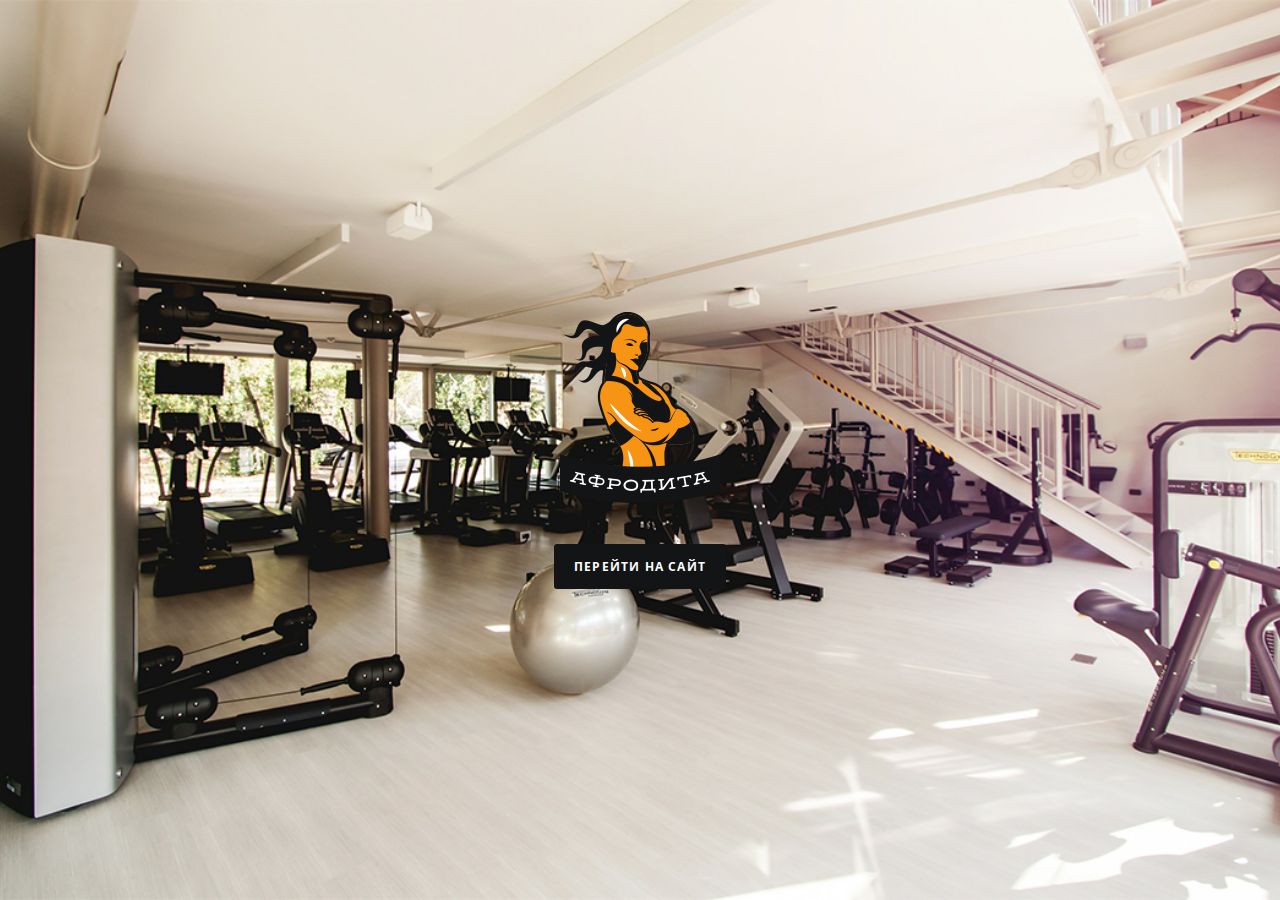
<file: index.html>
<!DOCTYPE html>
<html lang="ru">
  <head>
    <meta charset="UTF-8" />
    <link rel="stylesheet" href="./css/main.css" />
    <title>intro</title>
  </head>
  <body>
    <div class="intro-wrapper">
      <div class=" intro">
        <div class="intro__content">
          <img class="intro-logo" src="./img/logo.png" alt="intro-logo" />
          <a class="intro-btn" href="main.html">ПЕРЕЙТИ НА САЙТ</a>
        </div>
      </div>
    </div>
  </body>
</html>
</file>
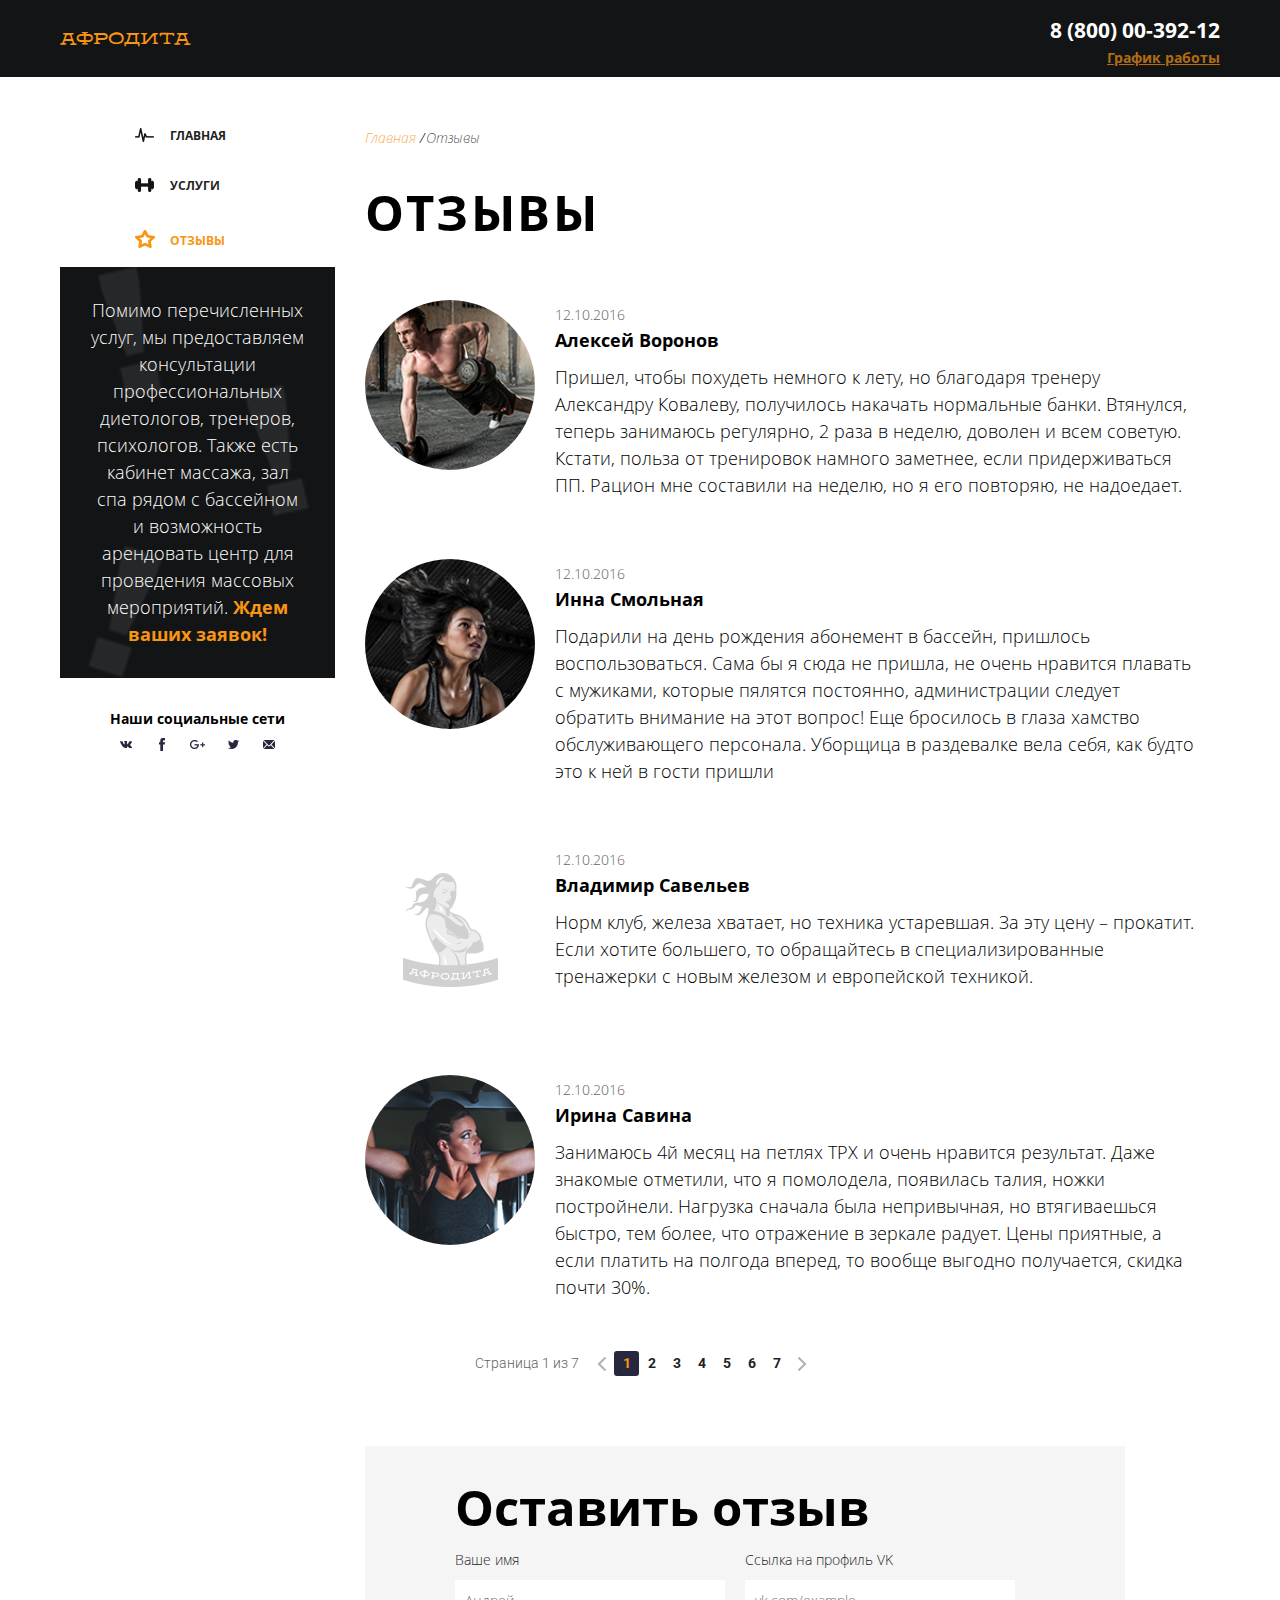
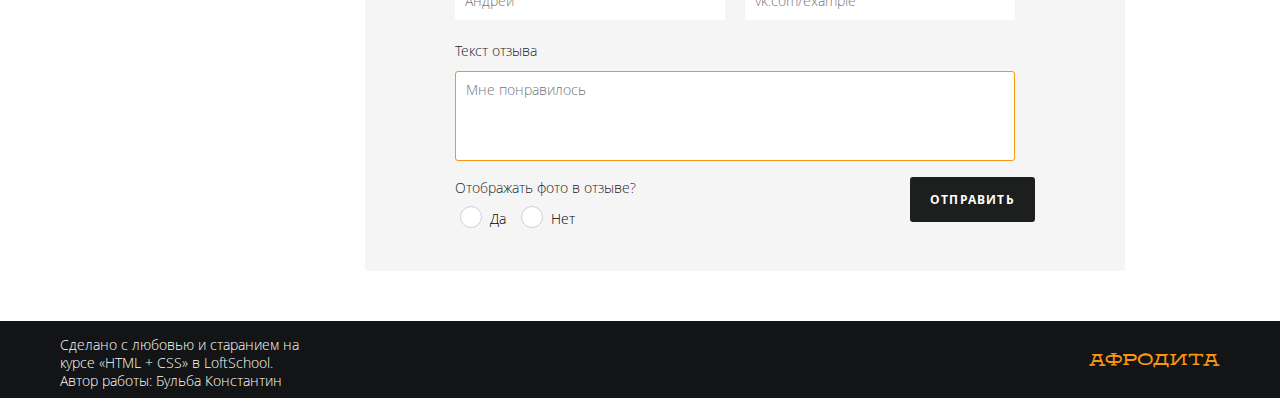
<file: comments.html>
<!DOCTYPE html>
<html lang="ru">
  <head>
    <meta charset="UTF-8" />
    <link rel="stylesheet" href="./css/main.css" />
    <title>Comments</title>
  </head>
  <body>
    <div class="wrapper">
      <header class="header">
        <div class="container header__container">
          <a class="afrodita-logo logo" href="#">
            Афродита
          </a>

          <div class="company-contacts">
            <a href="tel:+88000039210" class="company-contacts__phone"
              >8 (800) 00-392-12</a
            >
            <div class="work-time">
              <p class="work-time__text">График работы</p>
              <div class="work-time__dropdown">
                <p>пн-вс: 09:00-20:00</p>
                <p>обед: 14:00-14:30</p>
              </div>
            </div>
          </div>
        </div>
      </header>

      <div class="rewiews-block">
        <div class="container rewiews__container">
          <aside class="sidebar">
            <nav class="navbar navbar-services">
              <ul class="navbar__list">
                <li class="navbar__item">
                  <a class="navbar__link main-link" href="main.html">ГЛАВНАЯ</a>
                </li>
                <li class="navbar__item">
                  <a class="navbar__link service-link service-link--active" href="services.html"
                    >УСЛУГИ</a
                  >
                </li>
                <li class="navbar__item navbar__item--active">
                  <a class="navbar__link comments-link" href="comments.html"
                    >ОТЗЫВЫ</a
                  >
                </li>
              </ul>
            </nav>

            <div class="notice">
              <div class="notice__container">
                <p>
                  Помимо перечисленных услуг, мы предоставляем консультации
                  профессиональных диетологов, тренеров, психологов. Также есть
                  кабинет массажа, зал спа рядом с бассейном и возможность
                  арендовать центр для проведения массовых мероприятий.
                  <span>Ждем ваших заявок!</span>
                </p>
              </div>
            </div>
            <div class="social-networks">
              <h4>Наши социальные сети</h4>
              <ul class="social-networks__list">
                <li class="social-networks__item">
                  <a class="social-networks__link" href="#"
                    ><img
                      class="social-networks__img"
                      src="./img/vk.png"
                      alt="vk"
                  /></a>
                </li>
                <li class="social-networks__item">
                  <a class="social-networks__link" href="#"
                    ><img
                      class="social-networks__img"
                      src="./img/fb.png"
                      alt="fb"
                  /></a>
                </li>
                <li class="social-networks__item">
                  <a class="social-networks__link" href="#"
                    ><img
                      class="social-networks__img"
                      src="./img/google.png"
                      alt="google"
                  /></a>
                </li>
                <li class="social-networks__item">
                  <a class="social-networks__link" href="#"
                    ><img
                      class="social-networks__img"
                      src="./img/twitter.png"
                      alt="twitter"
                  /></a>
                </li>
                <li class="social-networks__item">
                  <a class="social-networks__link" href="#"
                    ><img
                      class="social-networks__img"
                      src="./img/mail.png"
                      alt="mail"
                  /></a>
                </li>
              </ul>
            </div>
          </aside>

          <div class="rewiews-wrapper">
            <ul class="breadcrumbs">
              <li class="breadcrumbs__item">
                <a href="main.html" class="breadcrumbs__link">Главная</a>
              </li>
              <li class="breadcrumbs__item breadcrumbs__item--active">
                <a href="#" class="breadcrumbs__link">Отзывы</a>
              </li>
            </ul>
            <main class="rewiews">
              <h2>ОТЗЫВЫ</h2>
              <ul class="rewiews__list">
                <li class="rewiews__item">
                  <div class="avatar rewiews__avatar">
                    <img
                      src="./img/bbqf-8-j-1-xb-6-u-han-vi-ph-m-th.png"
                      alt=""
                    />
                  </div>
                  <div class="rewiews__description">
                    <time>12.10.2016</time>
                    <h4>Алексей Воронов</h4>
                    <p>
                      Пришел, чтобы похудеть немного к лету, но благодаря
                      тренеру Александру Ковалеву, получилось накачать
                      нормальные банки. Втянулся, теперь занимаюсь регулярно, 2
                      раза в неделю, доволен и всем советую. Кстати, польза от
                      тренировок намного заметнее, если придерживаться ПП.
                      Рацион мне составили на неделю, но я его повторяю, не
                      надоедает.
                    </p>
                  </div>
                </li>
                <li class="rewiews__item">
                  <div class="avatar rewiews__avatar">
                    <img
                      src="./img/k-6-uxppff-8-rs-han-vi-ph-m-th.png"
                      alt=""
                    />
                  </div>
                  <div class="rewiews__description">
                    <time>12.10.2016</time>
                    <h4>Инна Смольная</h4>
                    <p>
                      Подарили на день рождения абонемент в бассейн, пришлось
                      воспользоваться. Сама бы я сюда не пришла, не очень
                      нравится плавать с мужиками, которые пялятся постоянно,
                      администрации следует обратить внимание на этот вопрос!
                      Еще бросилось в глаза хамство обслуживающего персонала.
                      Уборщица в раздевалке вела себя, как будто это к ней в
                      гости пришли
                    </p>
                  </div>
                </li>
                <li class="rewiews__item">
                  <div class="rewiews__avatar afrodita-avatar">
                    <img src="./img/vector-smart-object.png" alt="" />
                  </div>
                  <div class="rewiews__description">
                    <time>12.10.2016</time>
                    <h4>Владимир Савельев</h4>
                    <p>
                      Норм клуб, железа хватает, но техника устаревшая. За эту
                      цену – прокатит. Если хотите большего, то обращайтесь в
                      специализированные тренажерки с новым железом и
                      европейской техникой.
                    </p>
                  </div>
                </li>
                <li class="rewiews__item">
                  <div class="avatar rewiews__avatar">
                    <img src="./img/kblifrq-1-jkg-scott-webb.png" alt="" />
                  </div>
                  <div class="rewiews__description">
                    <time>12.10.2016</time>
                    <h4>Ирина Савина</h4>
                    <p>
                      Занимаюсь 4й месяц на петлях ТРХ и очень нравится
                      результат. Даже знакомые отметили, что я помолодела,
                      появилась талия, ножки постройнели. Нагрузка сначала была
                      непривычная, но втягиваешься быстро, тем более, что
                      отражение в зеркале радует. Цены приятные, а если платить
                      на полгода вперед, то вообще выгодно получается, скидка
                      почти 30%.
                    </p>
                  </div>
                </li>
              </ul>
            </main>
            <div class="pages-wrapper pages-rewiews">
              <p class="pages-wrapper__page-count">Страница 1 из 7</p>
              <span class="arrow-left"></span>
              <ul class="pages">
                <li class="pages__item--active">
                  <a class="pages__link" href="#">1</a>
                </li>
                <li class="pages__item"><a class="pages__link" href="#">2</a></li>
                <li class="pages__item"><a class="pages__link" href="#">3</a></li>
                <li class="pages__item"><a class="pages__link" href="#">4</a></li>
                <li class="pages__item"><a class="pages__link" href="#">5</a></li>
                <li class="pages__item"><a class="pages__link" href="#">6</a></li>
                <li class="pages__item"><a class="pages__link" href="#">7</a></li>
              </ul>
              <span class="arrow-right"></span>
            </div>
    
            <div class="comments-form">
              <form method="GET" class="comments-form__content">
                <h2>Оставить отзыв</h2>
                <div class="form-element">
                  <div class="form-element__item">
                    <p class="form-element__name">Ваше имя</p>
                    <input type="text" placeholder="Андрей" />
                  </div>
                  <div class="form-element__item">
                    <p class="form-element__vk">Ссылка на профиль VK</p>
                    <input type="text" placeholder="vk.com/example" />
                  </div>
                </div>
    
                <div class="your-comments">
                  <p>Текст отзыва</p>
                  <textarea placeholder="Мне понравилось"></textarea>
                </div>
                <div class="submit-container">
                  <div class="radio-button">
                    <p class="radio-button__description">
                      Отображать фото в отзыве?
                    </p>
                    <div class="controls">
                      <input type="radio" name="radio" class="radio" id="radio-1" />
                      <label class="controls__label" for="radio-1">Да</label>
                      <input type="radio" name="radio" class="radio" id="radio-2" />
                      <label class="controls__label" for="radio-2">Нет</label>
                    </div>
                  </div>
                  <button type="submit" class="form-button">ОТПРАВИТЬ</button>
                </div>
              </form>
            </div>
          </div>
        </div>
      </div>

      <footer class="footer">
        <div class="container footer__container">
          <p class="page-author">
            Сделано с любовью и старанием на курсе «HTML + CSS» в LoftSchool.
            Автор работы: Бульба Константин
          </p>

          <a href="#" class="afrodita-logo">
            Афродита
          </a>
        </div>
      </footer>
    </div>
  </body>
</html>
</file>
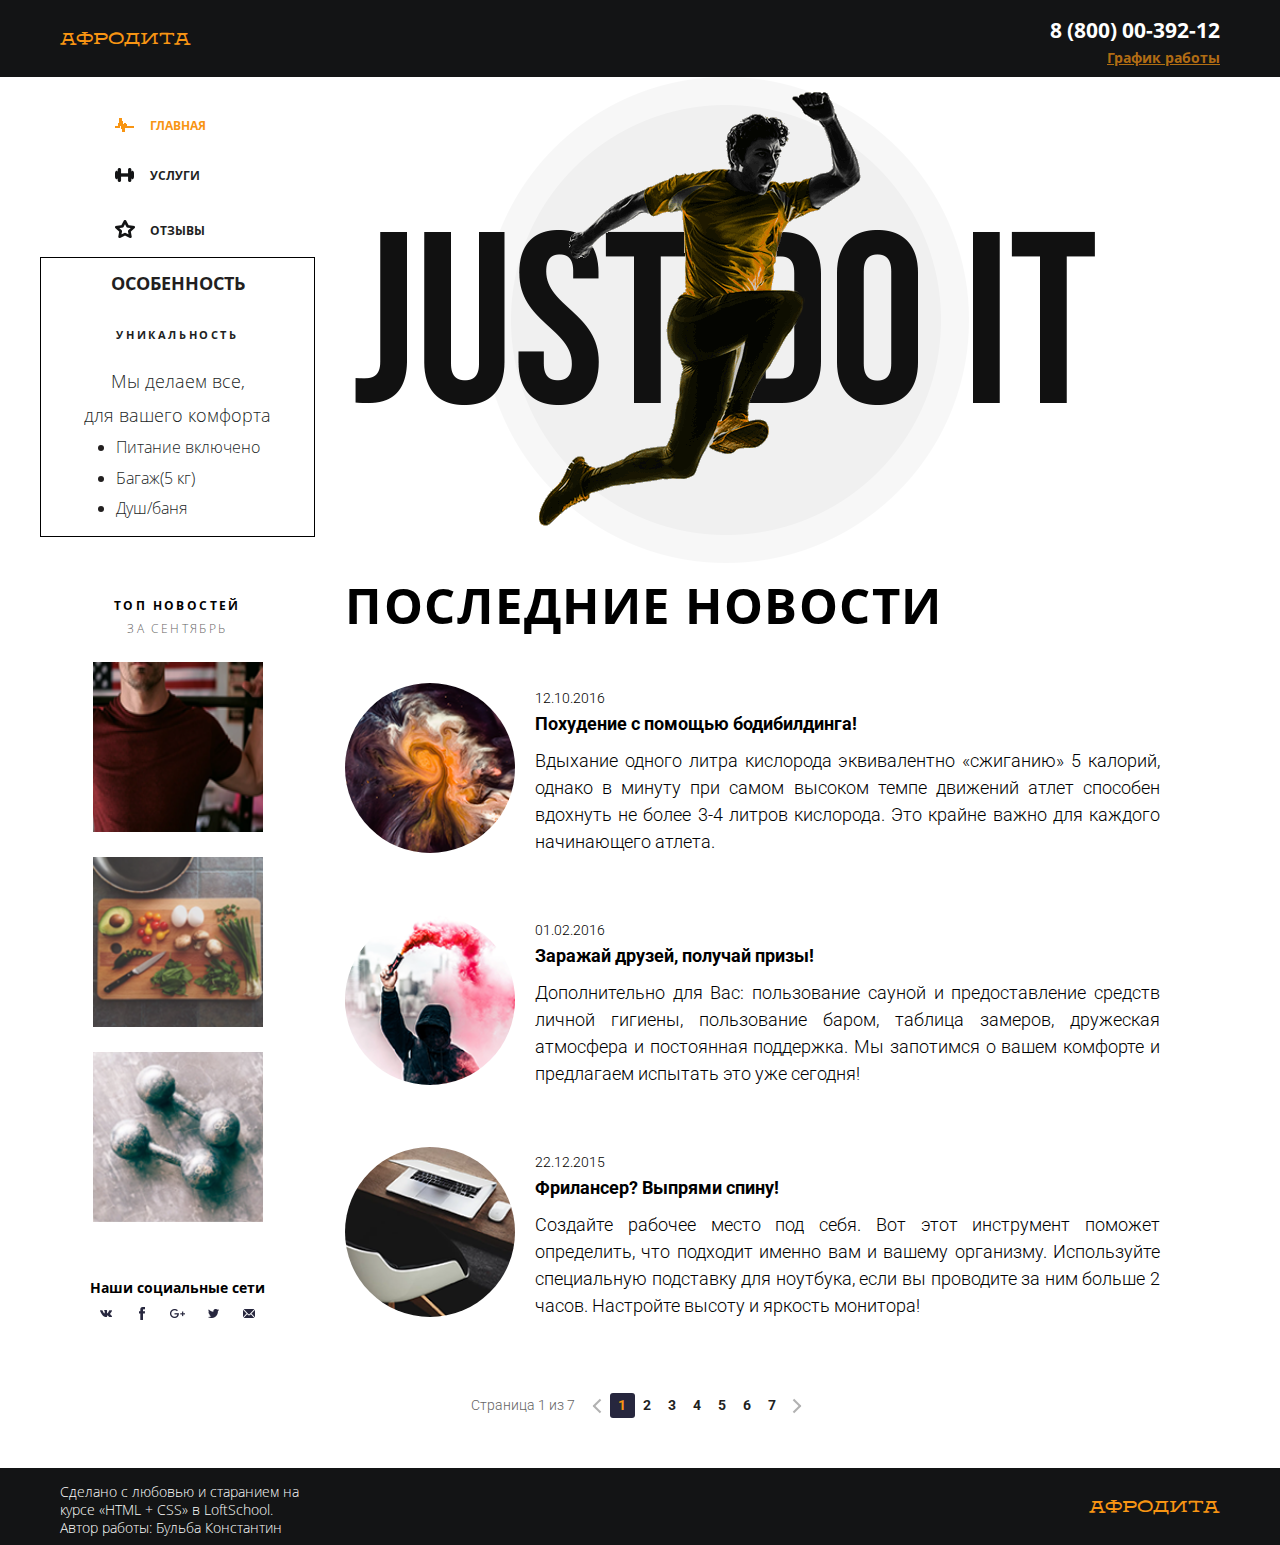
<file: main.html>
<!DOCTYPE html>
<html lang="ru">
  <head>
    <meta charset="UTF-8" />
    <link rel="stylesheet" href="./css/main.css" />
    <title>Home</title>
  </head>
  <body>
    <div class="wrapper">
      <header class="header">
        <div class="container header__container">
          <a class="afrodita-logo logo" href="#">
            Афродита
          </a>

          <div class="company-contacts">
            <a href="tel:+88000039210" class="company-contacts__phone"
              >8 (800) 00-392-12</a
            >
            <div class="work-time">
              <p class="work-time__text">График работы</p>
              <div class="work-time__dropdown">
                <p>пн-вс: 09:00-20:00</p>
                <p>обед: 14:00-14:30</p>
              </div>
            </div>
          </div>
        </div>
      </header>

      <div class="main-page">
        <div class="container main-container">
          <aside class="sidebar">
            <nav class="navbar">
              <ul class="navbar__list">
                <li class="navbar__item navbar__item--active">
                  <a class="navbar__link main-link" href="main.html">ГЛАВНАЯ</a>
                </li>
                <li class="navbar__item">
                  <a class="navbar__link service-link" href="services.html"
                    >УСЛУГИ</a
                  >
                </li>
                <li class="navbar__item">
                  <a class="navbar__link comments-link" href="comments.html"
                    >ОТЗЫВЫ</a
                  >
                </li>
              </ul>
            </nav>
            <div class="feature">
              <h3>ОСОБЕННОСТЬ</h3>
              <h4>УНИКАЛЬНОСТЬ</h4>
              <p>
                Мы делаем все,<br />
                для вашего комфорта
              </p>
              <ul class="feature__description">
                <li>Питание включено</li>
                <li>Багаж(5 кг)</li>
                <li>Душ/баня</li>
              </ul>
            </div>
            <div class="top-news">
              <h4>ТОП НОВОСТЕЙ</h4>
              <p>ЗА СЕНТЯБРЬ</p>
              <ul class="top-news__list">
                <li class="top-news__item">
                  <a href="#" class="top-news__link"
                    ><img
                      class="top-news__img"
                      src="./img/layer-10.png"
                      alt="man"
                  /></a>
                </li>
                <li class="top-news__item">
                  <a href="#" class="top-news__link"
                    ><img
                      class="top-news__img"
                      src="./img/layer-11.png"
                      alt="food"
                  /></a>
                </li>
                <li class="top-news__item">
                  <a href="#" class="top-news__link"
                    ><img
                      class="top-news__img"
                      src="./img/layer-12.png"
                      alt="sport"
                  /></a>
                </li>
              </ul>
            </div>
            <div class="social-networks">
              <h4>Наши социальные сети</h4>
              <ul class="social-networks__list">
                <li class="social-networks__item">
                  <a class="social-networks__link" href="#"
                    ><img
                      class="social-networks__img"
                      src="./img/vk.png"
                      alt="vk"
                  /></a>
                </li>
                <li class="social-networks__item">
                  <a class="social-networks__link" href="#"
                    ><img
                      class="social-networks__img"
                      src="./img/fb.png"
                      alt="fb"
                  /></a>
                </li>
                <li class="social-networks__item">
                  <a class="social-networks__link" href="#"
                    ><img
                      class="social-networks__img"
                      src="./img/google.png"
                      alt="google"
                  /></a>
                </li>
                <li class="social-networks__item">
                  <a class="social-networks__link" href="#"
                    ><img
                      class="social-networks__img"
                      src="./img/twitter.png"
                      alt="twitter"
                  /></a>
                </li>
                <li class="social-networks__item">
                  <a class="social-networks__link" href="#"
                    ><img
                      class="social-networks__img"
                      src="./img/mail.png"
                      alt="mail"
                  /></a>
                </li>
              </ul>
            </div>
          </aside>
          <main class="main-content">
            <div class="banner">
              <img class="banner__img" src="./img/image.png" alt="runner" />
            </div>
            <div class="news">
                <div class="last-news">
                  <h2>ПОСЛЕДНИЕ НОВОСТИ</h2>
                  <ul class="last-news__list">
                    <li class="last-news__item">
                      <div class="last-news__img avatar">
                        <img src="./img/layer-6.png" alt="" />
                      </div>
                      <div class="last-news__description">
                        <time>12.10.2016</time>
                        <h4>Похудение с помощью бодибилдинга!</h4>
                        <p>
                          Вдыхание одного литра кислорода эквивалентно «сжиганию» 5
                          калорий, однако в минуту при самом высоком темпе движений
                          атлет способен вдохнуть не более 3-4 литров кислорода. Это
                          крайне важно для каждого начинающего атлета.
                        </p>
                      </div>
                    </li>
                    <li class="last-news__item">
                      <div class="last-news__img avatar">
                        <img src="./img/layer-7.png" alt="" />
                      </div>
                      <div class="last-news__description">
                        <time>01.02.2016</time>
                        <h4>Заражай друзей, получай призы!</h4>
                        <p>
                          Дополнительно для Вас: пользование сауной и предоставление
                          средств личной гигиены, пользование баром, таблица
                          замеров, дружеская атмосфера и постоянная поддержка. Мы
                          запотимся о вашем комфорте и предлагаем испытать это уже
                          сегодня!
                        </p>
                      </div>
                    </li>
                    <li class="last-news__item">
                      <div class="last-news__img avatar">
                        <img src="./img/layer-9.png" alt="" />
                      </div>
                      <div class="last-news__description">
                        <time>22.12.2015</time>
                        <h4>Фрилансер? Выпрями спину!</h4>
                        <p>
                          Создайте рабочее место под себя. Вот этот инструмент
                          поможет определить, что подходит именно вам и вашему
                          организму. Используйте специальную подставку для ноутбука,
                          если вы проводите за ним больше 2 часов. Настройте высоту
                          и яркость монитора!
                        </p>
                      </div>
                    </li>
                  </ul>
                </div>

            </div>
          </main>    
        </div>
        <div class="pages-wrapper main-pages">
          <p class="pages-wrapper__page-count">Страница 1 из 7</p>
          <span class="arrow-left"></span>
          <ul class="pages">
            <li class="pages__item--active">
              <a class="pages__link" href="#">1</a>
            </li>
            <li class="pages__item"><a class="pages__link" href="#">2</a></li>
            <li class="pages__item"><a class="pages__link" href="#">3</a></li>
            <li class="pages__item"><a class="pages__link" href="#">4</a></li>
            <li class="pages__item"><a class="pages__link" href="#">5</a></li>
            <li class="pages__item"><a class="pages__link" href="#">6</a></li>
            <li class="pages__item"><a class="pages__link" href="#">7</a></li>
          </ul>
          <span class="arrow-right"></span>
        </div>
      </div>

      <footer class="footer">
        <div class="container footer__container">
          <p class="page-author">
            Сделано с любовью и старанием на курсе «HTML + CSS» в LoftSchool.
            Автор работы: Бульба Константин
          </p>

          <a href="#" class="afrodita-logo">
            Афродита
          </a>
        </div>
      </footer>
    </div>
  </body>
</html>
</file>
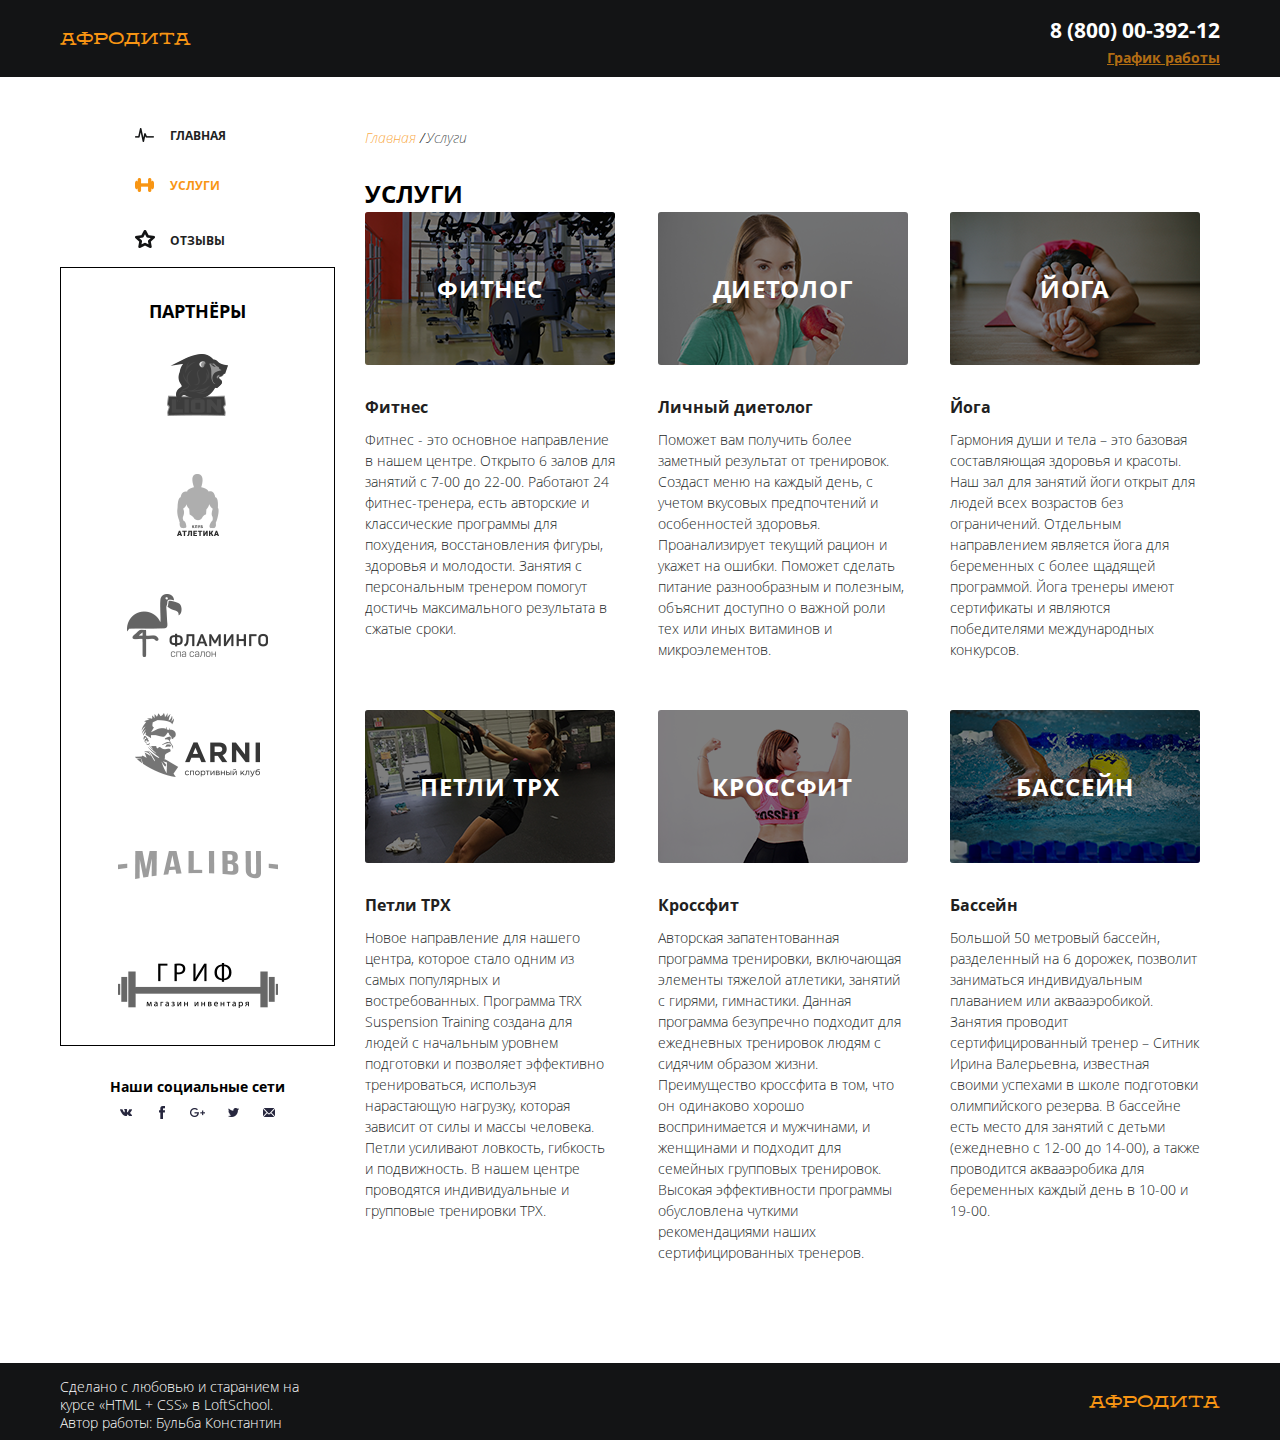
<file: services.html>
<!DOCTYPE html>
<html lang="ru">
  <head>
    <meta charset="UTF-8" />
    <link rel="stylesheet" href="./css/main.css" />
    <title>Services</title>
  </head>
  <body>
    <div class="wrapper">
      <header class="header">
        <div class="container header__container">
          <a class="afrodita-logo logo" href="#">
            Афродита
          </a>

          <div class="company-contacts">
            <a href="tel:+88000039210" class="company-contacts__phone"
              >8 (800) 00-392-12</a
            >
            <div class="work-time">
              <p class="work-time__text">График работы</p>
              <div class="work-time__dropdown">
                <p>пн-вс: 09:00-20:00</p>
                <p>обед: 14:00-14:30</p>
              </div>
            </div>
          </div>
        </div>
      </header>

      <div class="content-wrapper">
        <div class="container services-container">
          <aside class="sidebar">
            <nav class="navbar navbar-services">
              <ul class="navbar__list">
                <li class="navbar__item">
                  <a class="navbar__link main-link" href="main.html">ГЛАВНАЯ</a>
                </li>
                <li class="navbar__item navbar__item--active">
                  <a class="navbar__link service-link" href="services.html"
                    >УСЛУГИ</a
                  >
                </li>
                <li class="navbar__item">
                  <a class="navbar__link comments-link" href="comments.html"
                    >ОТЗЫВЫ</a
                  >
                </li>
              </ul>
            </nav>
            <div class="partners">
              <h2>ПАРТНЁРЫ</h2>
              <ul class="partners__list">
                <li class="partners__item logo-3">
                  <img class="partners__logo" src="./img/logo-3.png" alt="" />
                </li>

                <li class="partners__item logo-6">
                  <img class="partners__logo" src="./img/logo-6.png" alt="" />
                </li>

                <li class="partners__item logo-1">
                  <img class="partners__logo" src="./img/logo-1.png" alt="" />
                </li>

                <li class="partners__item logo-4">
                  <img class="partners__logo" src="./img/logo-4.png" alt="" />
                </li>

                <li class="partners__item logo-2">
                  <img class="partners__logo" src="./img/logo-2.png" alt="" />
                </li>

                <li class="partners__item logo-5">
                  <img class="partners__logo" src="./img/logo-5.png" alt="" />
                </li>
              </ul>
            </div>
            <div class="social-networks">
              <h4>Наши социальные сети</h4>
              <ul class="social-networks__list">
                <li class="social-networks__item">
                  <a class="social-networks__link" href="#"
                    ><img
                      class="social-networks__img"
                      src="./img/vk.png"
                      alt="vk"
                  /></a>
                </li>
                <li class="social-networks__item">
                  <a class="social-networks__link" href="#"
                    ><img
                      class="social-networks__img"
                      src="./img/fb.png"
                      alt="fb"
                  /></a>
                </li>
                <li class="social-networks__item">
                  <a class="social-networks__link" href="#"
                    ><img
                      class="social-networks__img"
                      src="./img/google.png"
                      alt="google"
                  /></a>
                </li>
                <li class="social-networks__item">
                  <a class="social-networks__link" href="#"
                    ><img
                      class="social-networks__img"
                      src="./img/twitter.png"
                      alt="twitter"
                  /></a>
                </li>
                <li class="social-networks__item">
                  <a class="social-networks__link" href="#"
                    ><img
                      class="social-networks__img"
                      src="./img/mail.png"
                      alt="mail"
                  /></a>
                </li>
              </ul>
            </div>
          </aside >
          <div class="services-wrapper">
            <ul class="breadcrumbs">
              <li class="breadcrumbs__item">
                <a href="main.html" class="breadcrumbs__link">Главная</a>
              </li>
              <li class="breadcrumbs__item breadcrumbs__item--active">
                <a href="#" class="breadcrumbs__link">Услуги</a>
              </li>
            </ul>

            <main class="services">
              <h2>УСЛУГИ</h2>
              <ul class="services__list">
                <li class="services__item">
                  <div class="img-container">
                    <img src="./img/sports-1962574-1920.png" alt="" />
                    <h3>ФИТНЕС</h3>
                  </div>
                  <div class="services-description">
                    <h4>Фитнес</h4>
                    <p>
                      Фитнес - это основное направление в нашем центре. Открыто
                      6 залов для занятий с 7-00 до 22-00. Работают 24
                      фитнес-тренера, есть авторские и классические программы
                      для похудения, восстановления фигуры, здоровья и
                      молодости. Занятия с персональным тренером помогут достичь
                      максимального результата в сжатые сроки.
                    </p>
                  </div>
                </li>
                <li class="services__item">
                  <div class="img-container">
                    <img src="./img/apple-841169-1920.png" alt="" />
                    <h3>ДИЕТОЛОГ</h3>
                  </div>
                  <div class="services-description">
                    <h4>Личный диетолог</h4>
                    <p>
                      Поможет вам получить более заметный результат от
                      тренировок. Создаст меню на каждый день, с учетом вкусовых
                      предпочтений и особенностей здоровья. Проанализирует
                      текущий рацион и укажет на ошибки. Поможет сделать питание
                      разнообразным и полезным, объяснит доступно о важной роли
                      тех или иных витаминов и микроэлементов.
                    </p>
                  </div>
                </li>
                <li class="services__item">
                  <div class="img-container">
                    <img src="./img/yoga-1146277-1920.png" alt="" />
                    <h3>ЙОГА</h3>
                  </div>
                  <div class="services-description">
                    <h4>Йога</h4>
                    <p>
                      Гармония души и тела – это базовая составляющая здоровья и
                      красоты. Наш зал для занятий йоги открыт для людей всех
                      возрастов без ограничений. Отдельным направлением является
                      йога для беременных с более щадящей программой. Йога
                      тренеры имеют сертификаты и являются победителями
                      международных конкурсов.
                    </p>
                  </div>
                </li>
                <li class="services__item">
                  <div class="img-container">
                    <img src="./img/trx-1730331-1920.png" alt="" />
                    <h3>ПЕТЛИ ТРХ</h3>
                  </div>
                  <div class="services-description">
                    <h4>Петли ТРХ</h4>
                    <p>
                      Новое направление для нашего центра, которое стало одним
                      из самых популярных и востребованных. Программа TRX
                      Suspension Training создана для людей с начальным уровнем
                      подготовки и позволяет эффективно тренироваться, используя
                      нарастающую нагрузку, которая зависит от силы и массы
                      человека. Петли усиливают ловкость, гибкость и
                      подвижность. В нашем центре проводятся индивидуальные и
                      групповые тренировки ТРХ.
                    </p>
                  </div>
                </li>
                <li class="services__item">
                  <div class="img-container">
                    <img src="./img/women-1621297-1920.png" alt="" />
                    <h3>КРОССФИТ</h3>
                  </div>
                  <div class="services-description">
                    <h4>Кроссфит</h4>
                    <p>
                      Авторская запатентованная программа тренировки, включающая
                      элементы тяжелой атлетики, занятий с гирями, гимнастики.
                      Данная программа безупречно подходит для ежедневных
                      тренировок людям с сидячим образом жизни. Преимущество
                      кроссфита в том, что он одинаково хорошо воспринимается и
                      мужчинами, и женщинами и подходит для семейных групповых
                      тренировок. Высокая эффективности программы обусловлена
                      чуткими рекомендациями наших сертифицированных тренеров.
                    </p>
                  </div>
                </li>
                <li class="services__item">
                  <div class="img-container">
                    <img src="./img/swimming-78112-1920.png" alt="" />
                    <h3>БАССЕЙН</h3>
                  </div>
                  <div class="services-description">
                    <h4>Бассейн</h4>
                    <p>
                      Большой 50 метровый бассейн, разделенный на 6 дорожек,
                      позволит заниматься индивидуальным плаванием или
                      аквааэробикой. Занятия проводит сертифицированный тренер –
                      Ситник Ирина Валерьевна, известная своими успехами в школе
                      подготовки олимпийского резерва. В бассейне есть место для
                      занятий с детьми (ежедневно с 12-00 до 14-00), а также
                      проводится аквааэробика для беременных каждый день в 10-00
                      и 19-00.
                    </p>
                  </div>
                </li>
              </ul>
            </main>
          </div>
        </div>
      </div>

      <footer class="footer">
        <div class="container footer__container">
          <p class="page-author">
            Сделано с любовью и старанием на курсе «HTML + CSS» в LoftSchool.
            Автор работы: Бульба Константин
          </p>

          <a href="#" class="afrodita-logo">
            Афродита
          </a>
        </div>
      </footer>
    </div>
  </body>
</html>
</file>
<file: css/main.css>
@import url('./fonts.css');
@import url('./normalize.css');
@import url('./base.css');


@import url('./intro.css');
@import url('./header.css');
@import url('./main-page.css');
@import url('./navbar.css');
@import url('./sidebar.css');
@import url('./footer.css');
@import url('./top-news.css');
@import url('./social-networks.css');
@import url('./features.css');
@import url('./news-wrapper.css');
@import url('./partners.css');
@import url('./breadcrumbs.css');
@import url('./notice.css');
@import url('./comments-form.css');
@import url('./services.css');
@import url('./pages-wrapper.css');
@import url('./rewiews.css');
</file>
